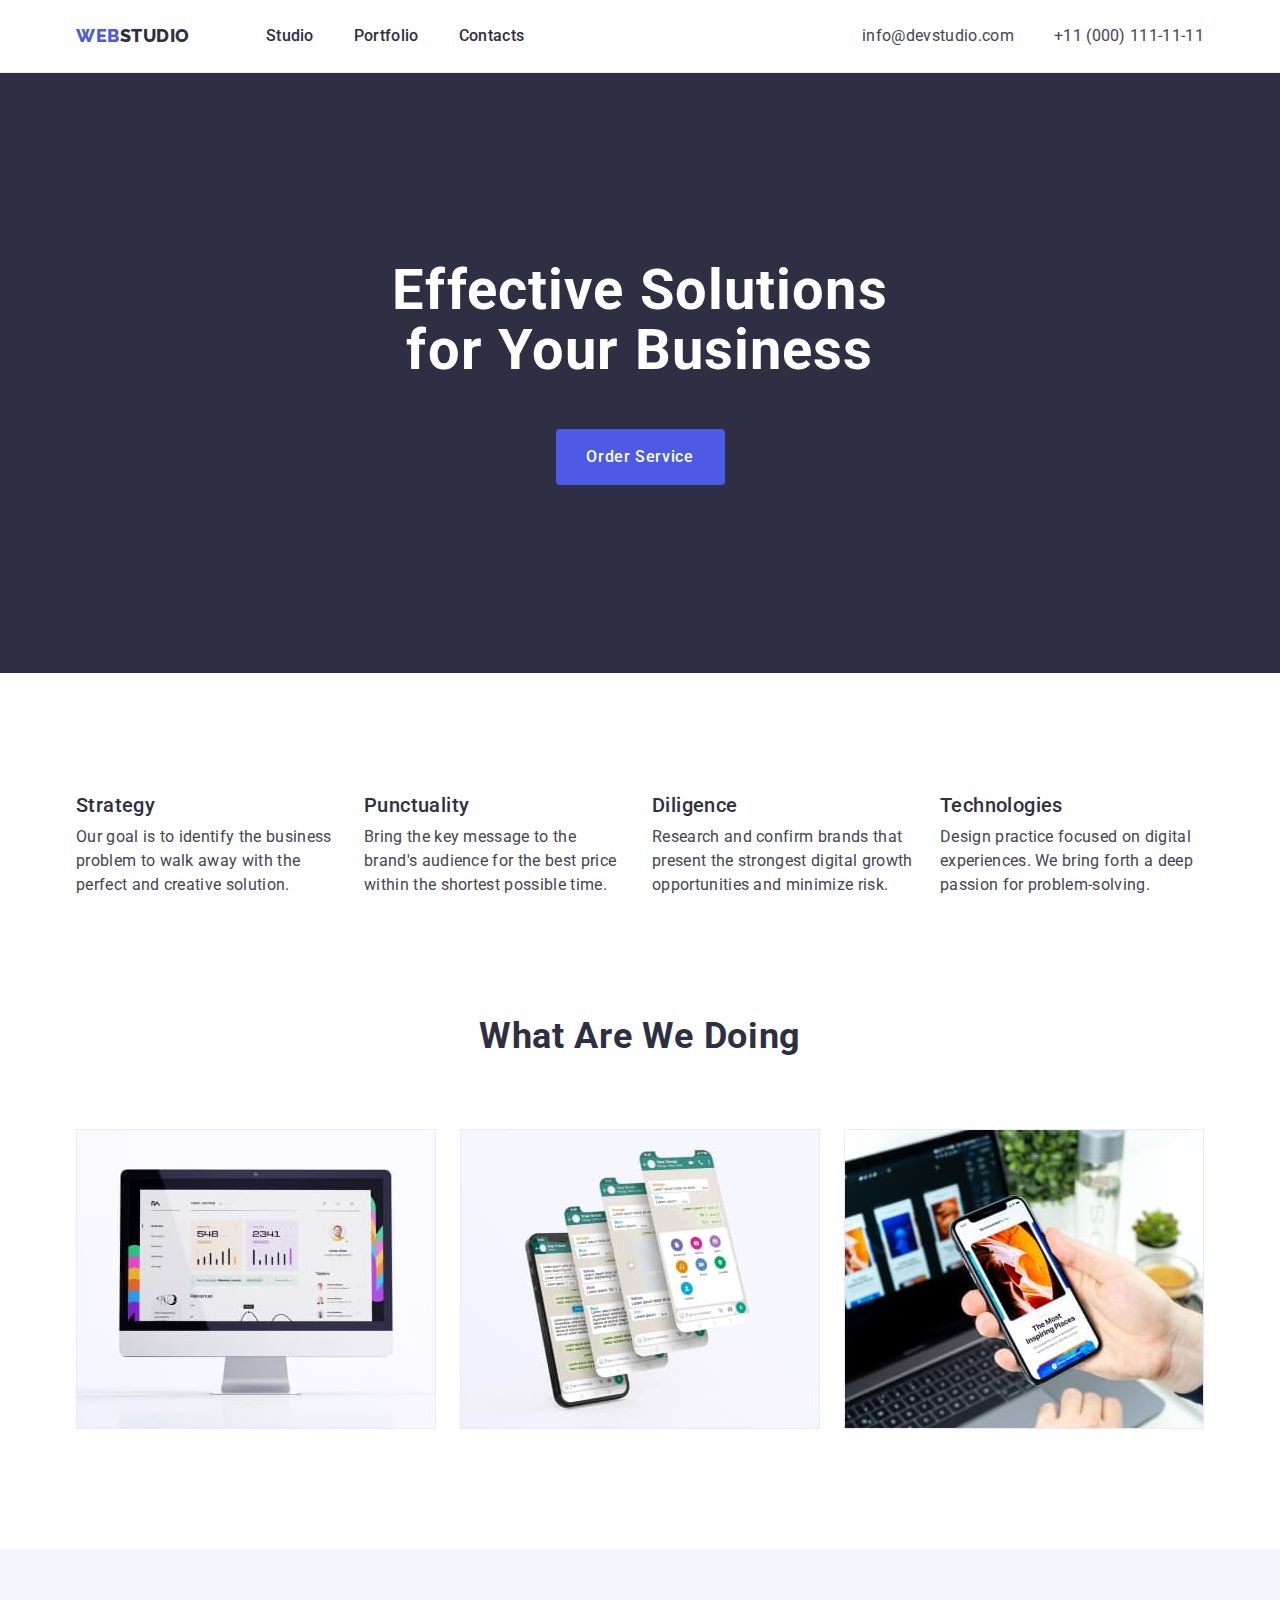
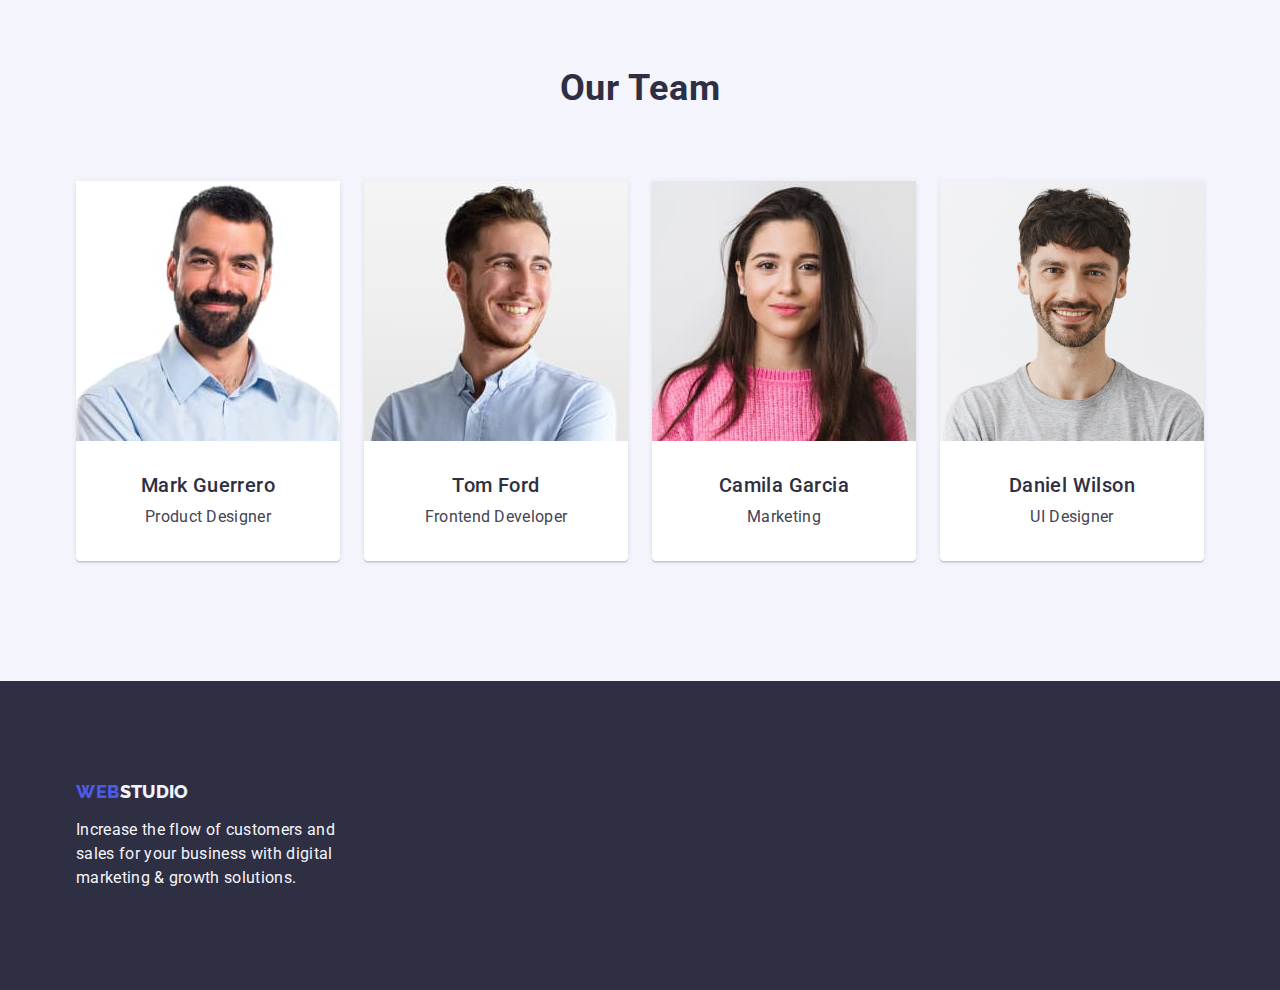
<file: index.html>
<!DOCTYPE html>
<html lang="en">
<meta charset="UTF-8">
<meta http-equiv="X-UA-Compatible" content="IE=edge">
<meta name="viewport" content="width=device-width, initial-scale=1.0">
<!-- Fonts -->
<link rel="preconnect" href="https://fonts.googleapis.com">
<link rel="preconnect" href="https://fonts.gstatic.com" crossorigin>
<link href="https://fonts.googleapis.com/css2?family=Raleway:wght@800&family=Roboto:wght@400;500;700;900&display=swap"
    rel="stylesheet">
<!-- Custom style -->
<link rel="stylesheet" href="https://cdnjs.cloudflare.com/ajax/libs/modern-normalize/2.0.0/modern-normalize.min.css">
<link rel="stylesheet" href="./css/styles.css">
<title>Document</title>
</head>

<body class="page">
    <!--header section  -->
    <header class="header">
        <div class="header-container container">
          <nav class="navigation">
              <a href="./index.html" class="logo-blue link">Web<span class="logo-dark">Studio</span></a>
              <ul class="header-menu list">
                  <li>
                      <a href="./index.html" class="navigator link" >Studio</a>
                  </li>
                  <li>
                      <a href="./portfolio.html" class="navigator link">Portfolio</a>
                  </li>
                  <li>
                      <a href="" class="navigator link">Contacts</a>
                  </li>
              </ul>
          </nav>
          <address class="header-address">
              <ul class="address-list list">
                  <li>
                      <a href="mailto:info@devstudio.com" class="address link">info@devstudio.com</a>
                  </li>
                  <li>
                      <a href="tel:+110001111111" class="address link">+11 (000) 111-11-11</a>
                  </li>
              </ul>
          </address>
        </div>
    </header>
  <!--main block  -->
  <main class="main">
    <!-- Hero section -->
    <section class="hero">
        <div class="container">
          <h1 class="hero-title">Effective Solutions for Your Business</h1>
          <button type="button" class="hero-btn">Order Service</button>
        </div>
      </section>
    <!-- section 1 -->
      <section class="section stradegy">
        <div class="container">
          <h2 class="visually-hidden">Strategy</h2>
          <ul class="strategy-list list">
            <li class="section-item">
              <h3 class="titlest">Strategy</h3>
              <p class="section-text">
                Our goal is to identify the business
                problem to walk away with the perfect and creative solution.</p>
            </li>
            <li class="section-item">
              <h3 class="titlest">Punctuality</h3>
              <p class="section-text">
                Bring the key message to the brand's audience for the best price within the shortest possible time.</p>
            </li>
            <li class="section-item">
              <h3 class="titlest">Diligence</h3>
              <p class="section-text">
                Research and confirm brands that present the strongest digital growth opportunities and minimize risk.</p>
            </li>
            <li class="section-item">
              <h3 class="titlest">Technologies</h3>
              <p class="section-text">
                Design practice focused on digital experiences. We bring forth a deep passion for problem-solving.</p>
            </li>
          </ul>
        </div>
      </section>
    <!-- section 2 -->
    <section class="what-doing">
      <div class="container">
        <h2 class="title">What are we doing</h2>
            <ul class="class-list list">
          <li class="list-item"><img src="./images/imeg-1.jpg" alt="imagesHeaderimeg1jpg" width="360"
              height="300"></li>
          <li class="list-item"><img src="./images/imeg-2.jpg" alt="imagesHeaderimeg2jpg" width="360"
              height="300"></li>
          <li class="list-item"><img src="./images/Imeg-3.jpg" alt="imagesHeaderImeg3jpg" width="360"
              height="300"></li>
        </ul>
      </div>
    </section>
    <!-- section 3 -->
    <section class="section-team">
      <div class="container">
        <h2 class="title">Our Team</h2>
        <ul class="team-working list">
          <li class="our-team-workink">
            <img src="./images/img-1.jpg" alt="Mark Guerrero" width="264" height="260">
        <div class="team-name-div"><h3 class="name-team">Mark Guerrero</h3>
            <p class="titleprofeshun">Product Designer</p></div>
          </li>
          <li class="our-team-workink">
            <img src="./images/img-2.jpg" alt="Tom Ford" width="264" height="260">
           <div class="team-name-div"><h3 class="name-team">Tom Ford</h3>
            <p class="titleprofeshun">Frontend Developer</p></div>
          </li>
          <li class="our-team-workink">
            <img src="./images/img-3.jpg" alt="Camila Garcia" width="264" height="260">
           <div class="team-name-div"><h3 class="name-team">Camila Garcia</h3>
            <p class="titleprofeshun">Marketing</p></div>
          </li>
          <li class="our-team-workink">
            <img src="./images/img-4.jpg" alt="Daniel Wilson" width="264" height="260">
            <div class="team-name-div"><h3 class="name-team">Daniel Wilson</h3>
            <p class="titleprofeshun">UI Designer</p></div>
          </li>
        </ul>
      </div>
    </section>
  </main>
  <!-- footer section -->
  <footer class="footer">
  <div class="container">
    <a href="./index.html" class="logo-footer logo-blue link">Web<span class="logo-white">Studio</span></a>
      <p class="footer-text">Increase the flow of customers and sales for your business with digital marketing & growth
        solutions.</p>
  </div>
  </footer>
</body>
</html>
</file>
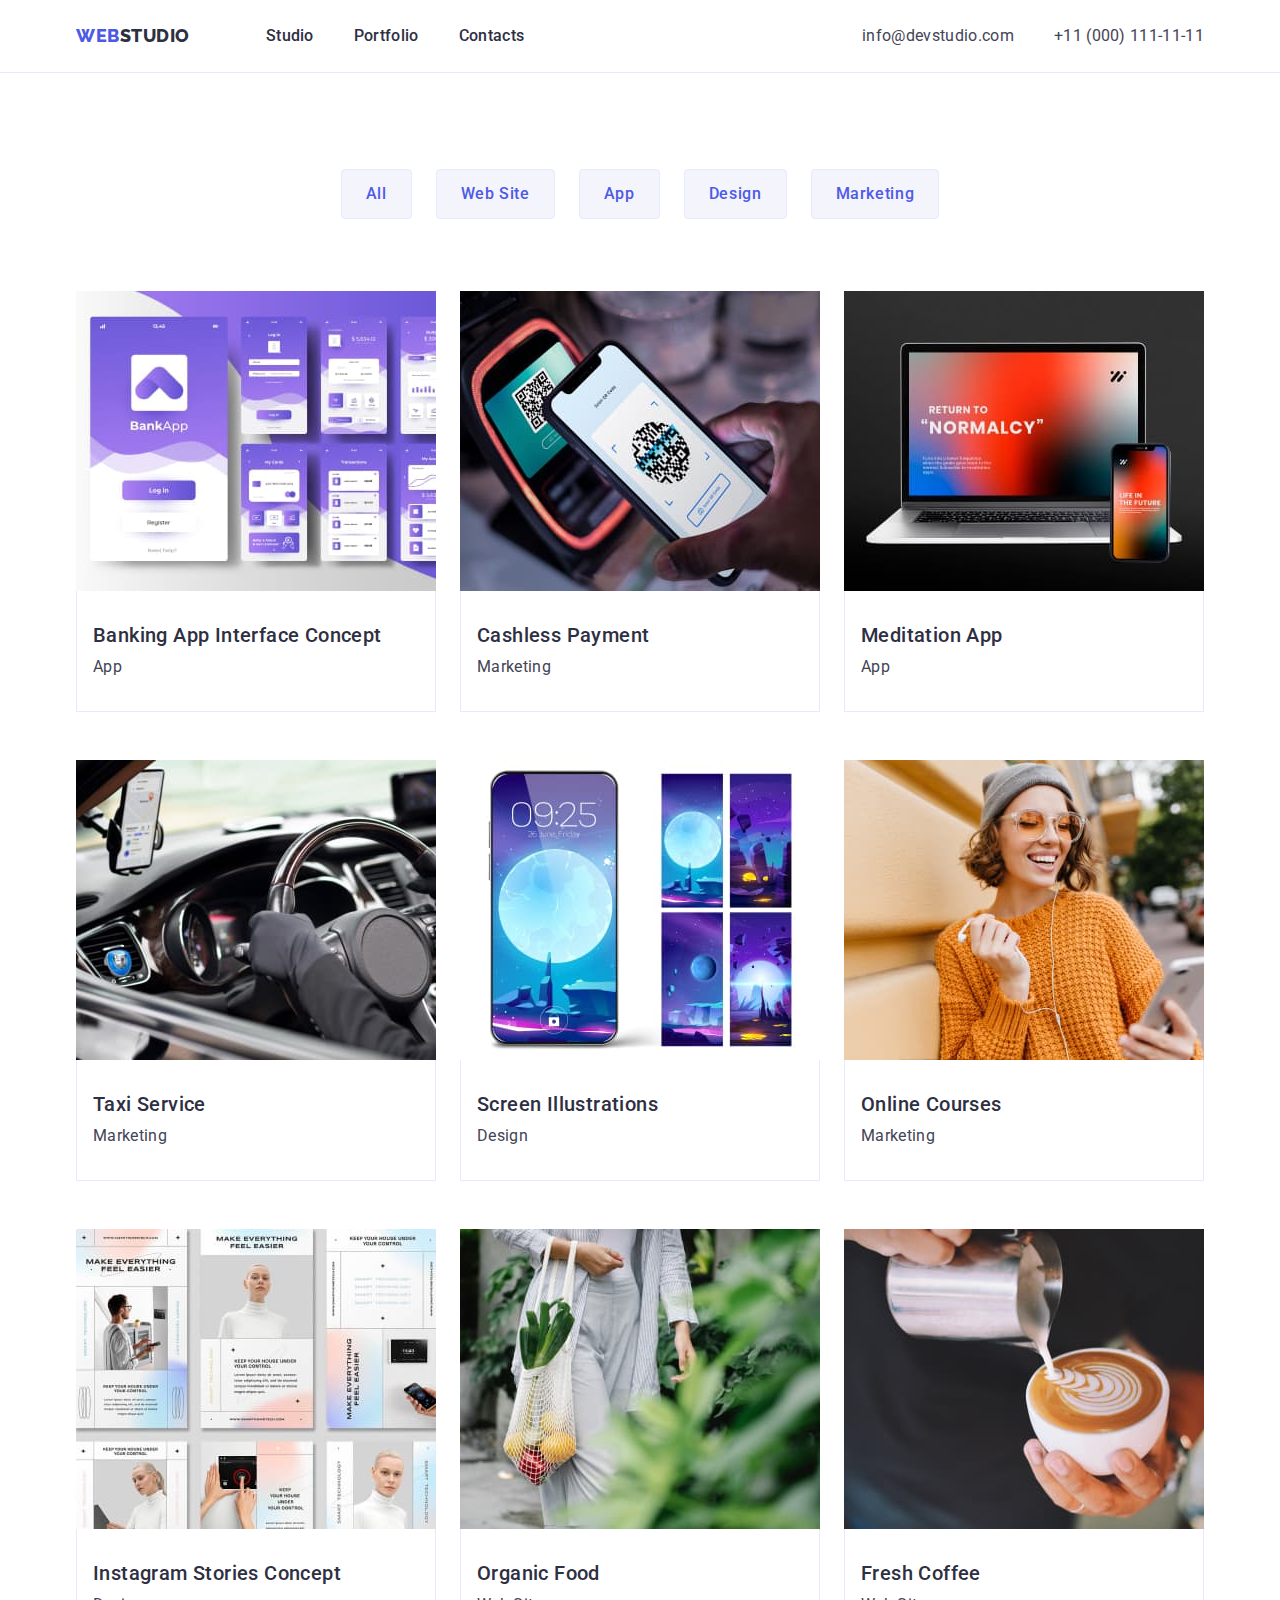
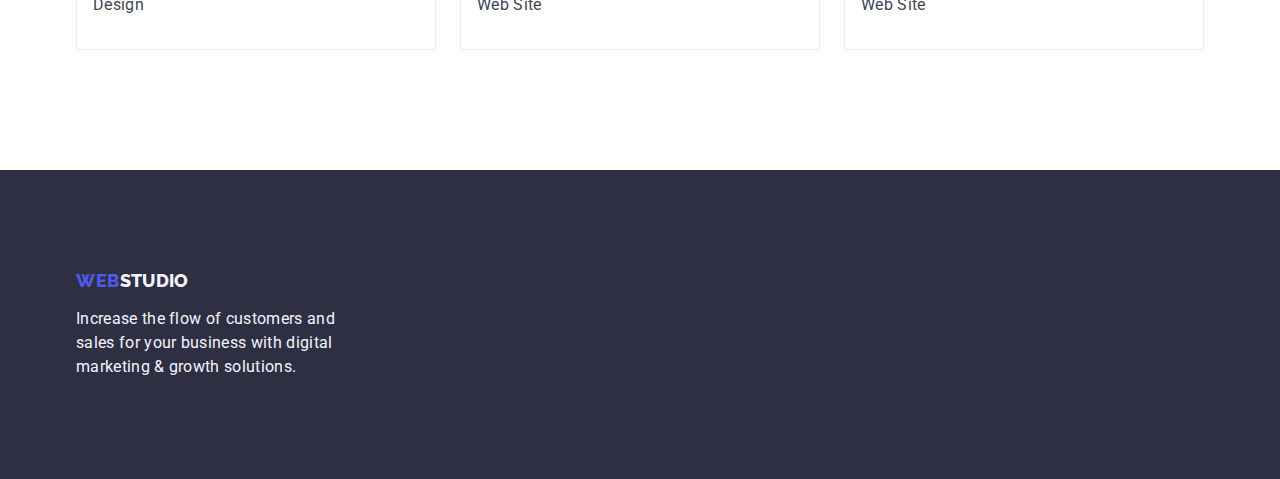
<file: portfolio.html>
<!DOCTYPE html>
    <html lang="en">
    <meta charset="UTF-8">
    <meta http-equiv="X-UA-Compatible" content="IE=edge">
    <meta name="viewport" content="width=device-width, initial-scale=1.0">
    <!-- Fonts -->
    <link rel="preconnect" href="https://fonts.googleapis.com">
    <link rel="preconnect" href="https://fonts.gstatic.com" crossorigin>
    <link
        href="https://fonts.googleapis.com/css2?family=Raleway:wght@800&family=Roboto:wght@400;500;700;900&display=swap"
        rel="stylesheet">
    <!-- Custom style -->
    <link rel="stylesheet" href="https://cdn.jsdelivr.net/npm/modern-normalize@2.0.0/modern-normalize.min.css">
    <link rel="stylesheet" href="./css/styles.css">
    <title>Document</title>
    </head>

    <body>
        <!--header section  -->
        <header class="header">
            <div class="header-container container">
                <nav class="navigation">
                    <a href="./index.html" class="logo-blue link">Web<span class="logo-dark">Studio</span></a>
                    <ul class="header-menu list">
                        <li>
                            <a href="./index.html" class="navigator link">Studio</a>
                        </li>
                        <li>
                            <a href="./portfolio.html" class="navigator link">Portfolio</a>
                        </li>
                        <li>
                            <a href="" class="navigator link">Contacts</a>
                        </li>
                    </ul>
                </nav>
                <address class="header-address">
                    <ul class="address-list list">
                        <li>
                            <a href="mailto:info@devstudio.com" class="address link">info@devstudio.com</a>
                        </li>
                        <li>
                            <a href="tel:+110001111111" class="address link">+11 (000) 111-11-11</a>
                        </li>
                    </ul>
                </address>
            </div>
        </header>
    <!-- main block -->
    <main>
        <!-- sectiom button -->
        <section class="portfolio-section">
            <div class="container">
                <h1 class="visually-hidden">.</h1>
                    <ul class=" button-list list">
                        <li><button type="button" class="btn-section">All</button></li>
                        <li><button type="button" class="btn-section">Web Site</button></li>
                        <li><button type="button" class="btn-section">App</button></li>
                        <li><button type="button" class="btn-section">Design</button></li>
                        <li><button type="button" class="btn-section">Marketing</button></li>
                    </ul>
                <ul class="company-list list">
                    <li class="company-foto">
                        <a class="link" href="">
                        <img src="./images/img-banking.jpg" alt="banking" width="360" height="300">
                        <div class="company-name">
                        <h2 class="lih">Banking App Interface Concept</h2>
                        <p class="lip">App</p></div>
                    </a>
                    </li>
                    <li class="company-foto">
                        <a class="link" href="">
                        <img src="./images/img-cash.jpg" alt="cash" width="360" height="300">
                        <div class="company-name"><h2 class="lih">Cashless Payment</h2>
                        <p class="lip">Marketing</p></div>

                    </a>
                    </li>
                    <li class="company-foto">
                        <a class="link" href="">
                        <img src="./images/img-medi.jpg" alt="medi" width="360" height="300">
                        <div class="company-name"><h2 class="lih">Meditation App</h2>
                        <p class="lip">App</p></div>
                    </a>
                    </li>
                    <li class="company-foto">
                        <a class="link" href="">
                        <img src="./images/img-taxi.jpg" alt="taxi" width="360" height="300">
                        <div class="company-name"><h2 class="lih">Taxi Service</h2>
                        <p class="lip">Marketing</p></div></a>
                    </li>
                    <li class="company-foto">
                        <a class="link" href="">
                        <img src="./images/img-screen.jpg" alt="screen" width="360" height="300">
                        <div class="company-name"><h2 class="lih">Screen Illustrations</h2>
                        <p class="lip">Design</p></div>
                   </a>
                    </li>
                    <li class="company-foto">
                        <a class="link" href="">
                        <img src="./images/img-online.jpg" alt="online" width="360" height="300">
                        <div class="company-name"><h2 class="lih">Online Courses</h2>
                        <p class="lip">Marketing</p></div>

                        </a>
                    </li>
                    <li class="company-foto">
                        <a class="link" href="">
                        <img src="./images/img-inst.jpg" alt="insagram" width="360" height="300">
                        <div class="company-name"><h2 class="lih">Instagram Stories Concept</h2>
                        <p class="lip">Design</p></div>

                        </a>
                    </li>
                    <li class="company-foto">
                        <a class="link" href="">
                        <img src="./images/img-org.jpg" alt="organika" width="360" height="300">
                        <div class="company-name"><h2 class="lih">Organic Food</h2>
                        <p class="lip">Web Site</p></div>
                       </a>
                    </li>
                    <li class="company-foto">
                        <a class="link" href="">
                        <img src="./images/img-fresh.jpg" alt="fresh" width="360" height="300">
                        <div class="company-name"><h2 class="lih">Fresh Coffee</h2>
                        <p class="lip">Web Site</p></div>
                 </a>
                    </li>
                </ul>
            </div>
        </section>
    </main>

    <!-- Footer section -->
    <footer class="footer">
        <div class="container">
            <a href="./index.html" class="logo-blue logo-footer link">Web<span class="logo-white">Studio</span></a>
            <p class="footer-text">Increase the flow of customers and sales for your business with digital marketing & growth
                solutions.</p>
        </div>
    </footer>
</body>

</html>
</file>
<file: css/styles.css>
@import url("https://fonts.googleapis.com/css2?family=Raleway:wght@800&family=Roboto:wght@400;500;700;900&display=swap");

:root {

    --primary-brand-color: #4d5ae5;
    --primary-branddark-color: #2e2f42;
    --primary-dark-color: #434455;
    --primary-darkdlue-color: #404bbf;
    --primary-cloud-color: #F4F4FD;
    --primary-white-color: #ffffff;
    --color-gray: #e7e9fc;

}

/* others*/
*::before,
*::after{
    box-sizing: content-box;
}

body {
    font-family: "Roboto", sans-serif;
    color: var(--primary-dark-color);
    background-color: var(--primary-white-color);
}

/*reset*/
h1,h2,h3,h4,h5,h6,p{
    margin: 0;
}
ul,
ol{
    list-style: none;
    margin: 0;
    padding: 0;
}

.container{
   width: 1158px;
   margin: 0 auto;
   padding-left: 15px;
   padding-right: 15px;
    
}
img{
    display: block;
    width: 100%;
    height: auto;
}


/* header section */
.header{
border-bottom: 1px solid #E7E9FC;
}
.header-container{
    display: flex;
    align-items: center;
}
.logo-blue {
    font-family: "Raleway", sans-serif;
    font-weight: 800;
    font-size: 18px;
    line-height: 1.17;
    letter-spacing: 0.03em;
    text-transform: uppercase;
    color: var(--primary-brand-color);
    margin-right: 76px;
    display: inline-block;
}

.logo-dark {
    color: var(--primary-branddark-color);
}
.link{text-decoration: none;
}

.list {
    list-style: none;
}

.navigation {
    font-weight: 500;
    font-size: 16px;
    line-height: 1.5;
    letter-spacing: 0.02em;
    color: var(--primary-branddark-color);
    display: flex;
    align-items: center;
}
.header-menu{
    display: flex;
    gap: 40px;
}
.navigator{
    display: block;
    color: var(--primary-branddark-color);
    padding: 24px 0;

}

.navigator:hover,
.navigator:focus {
    color: var(--primary-darkdlue-color);
}

.header-address {
    font-style: normal;
    margin-left: auto;
}

.address {
    font-size: 16px;
    line-height: 1.5;
    letter-spacing: 0.02em;
    color:var(--primary-dark-color);
    font-style: normal;
    text-decoration: none;
}

.address:hover {
    color: var(--primary-darkdlue-color);
}

.address:focus {
    color: var(--primary-darkdlue-color);
}
.address-list{
    display: flex;
    gap: 40px;
}


/* hero section */
.hero {
    background-color:var(--primary-branddark-color);
    padding-top: 188px;
    padding-bottom:188px;
    }


.hero-title {
    font-size: 56px;
    line-height: 1.07;
    text-align: center;
    letter-spacing: 0.02em;
    color: var(--primary-white-color);
    margin:  0 auto;
    margin-bottom: 48px;
    width: 496px;
    font-size: 56px;
}

.hero-btn {
    font-family: "Roboto", sans-serif;
    font-weight: 500;
    line-height: 1.5;
    letter-spacing: 0.04em;
    cursor: pointer;
    font-size: 16px;
    color: var(--primary-white-color);
    background-color: var(--primary-brand-color);
    margin: 0 auto;
    width: 169px;
    display: block;
    height: 56px;
    border: none;
    border-radius: 4px;
    
}

.hero-btn:hover {
    background-color: var(--primary-darkdlue-color);
}

.hero-btn:focus {
    background-color: var(--primary-darkdlue-color);
}

/* section 1 */
.section{
    padding: 120px 0;
    flex-basis: calc((100% - 3 * 24px) / 4);
}

.strategy-list{
    display: flex;
    gap: 24px;
    }
    .section-item{
    width: calc((100% - 72px) / 4)
    }

.titlest {
    font-weight: 500;
    font-size: 20px;
    line-height: 1.2;
    letter-spacing: 0.02em;
    color: var(--primary-branddark-color);
    margin-bottom: 8px;
}

.section-text {
    font-size: 16px;
    line-height: 1.5;
    letter-spacing: 0.02em;
    color: var(--primary-dark-color);
}

/* section-2 */
.what-doing {
    
padding-bottom: 120px;
}
.title{
    font-size: 36px;
    line-height: 1.11;
    text-align: center;
    letter-spacing: 0.02em;
    text-transform: capitalize;
    color: var(--primary-branddark-color);
    margin-bottom: 72px;
}
.class-list{
    display: flex;
    gap: 24px;
}
.list-item{
    flex-basis: calc((100% - 48px) / 3);

}

/* section-3 */
.section-team {
    background-color:var(--primary-cloud-color);
    padding: 120px 0;
}
.team-working{
    display: flex;
    gap: 24px;
}
.our-team-workink {
    background-color: var(--primary-white-color);
    box-shadow: 0px 2px 1px 0px rgba(46, 47, 66, 0.08), 0px 1px 1px 0px rgba(46, 47, 66, 0.16), 0px 1px 6px 0px rgba(46, 47, 66, 0.08);
    border-bottom: 4px;
    border-radius: 0px 0px 4px 4px;
    flex-basis: calc((100% - 72px) / 4);
    
}

.name-team {
    font-weight: 500;
    font-size: 20px;
    line-height: 1.2;
    letter-spacing: 0.02em;
    color: var(--primary-branddark-color);
    text-align: center;
    margin-bottom: 8px;
}
.team-name-div{
padding: 32px 0px;
}
.titleprofeshun {
    font-size: 16px;
    line-height: 1.5;
    letter-spacing: 0.02em;
    color:var(--primary-dark-color);
    text-align: center;
}

/* footer section */
.footer {
    background-color:var(--primary-branddark-color);
    padding: 100px 0;
}
.logo-white {
    letter-spacing: 0.02em;
    color: var(--primary-cloud-color);
}
.logo-footer{
    margin-bottom: 16px;
}
.link {
    text-decoration: none;
    
}

.footer-text {
    line-height: 1.5;
    letter-spacing: 0.02em;
    color: var(--primary-cloud-color);
    width: 270px;
}
.logo-span{
   
}

/* portfolio */
.portfolio-section{
    padding: 96px 0 120px 0;

}
/* button section */
.button-list{
display: flex;
justify-content: center;
gap: 24px;
margin-bottom: 72px;
}
.btn-section {
    font-family: "Roboto", sans-serif;
    font-weight: 500;
    font-size: 16px;
    line-height: 1.5;
    letter-spacing: 0.04em;
    color: var(--primary-brand-color);
    background-color: var(--primary-cloud-color);
    padding: 12px 24px;
    border: 1px solid #e7e9fc;
    border-radius: 4px;
    padding: 12px 24px;
}

.btn-section:hover,
.btn-section:focus {
    color:var(--primary-white-color);
    background-color: var(--primary-darkdlue-color);
    cursor: pointer;
    border: 1px solid transparent;
}
.company-list{
    display: flex;
    flex-wrap: wrap;
    row-gap: 48px;
    padding: 0;
    column-gap: 24px;
}
.company-foto{
    width: calc((100% - 48px) / 3);
}


.lih {
    font-weight: 500;
    font-size: 20px;
    line-height: 1.2;
    letter-spacing: 0.02em;
    color:var(--primary-branddark-color);
    margin-bottom: 8px;
}

.lip {
    font-size: 16px;
    line-height: 1.5;
    letter-spacing: 0.02em;
    color: var(--primary-dark-color);
}
.company-name{
    padding: 32px 16px;
    border: 1px solid var(--color-gray);
    border-top: none;
}
.visually-hidden {
    position: absolute;
    width: 1px;
    height: 1px;
    margin: -1px;
    border: 0;
    padding: 0;
    white-space: nowrap;
    clip-path: inset(100%);
    clip: rect(0 0 0 0);
    overflow: hidden;
}
</file>
